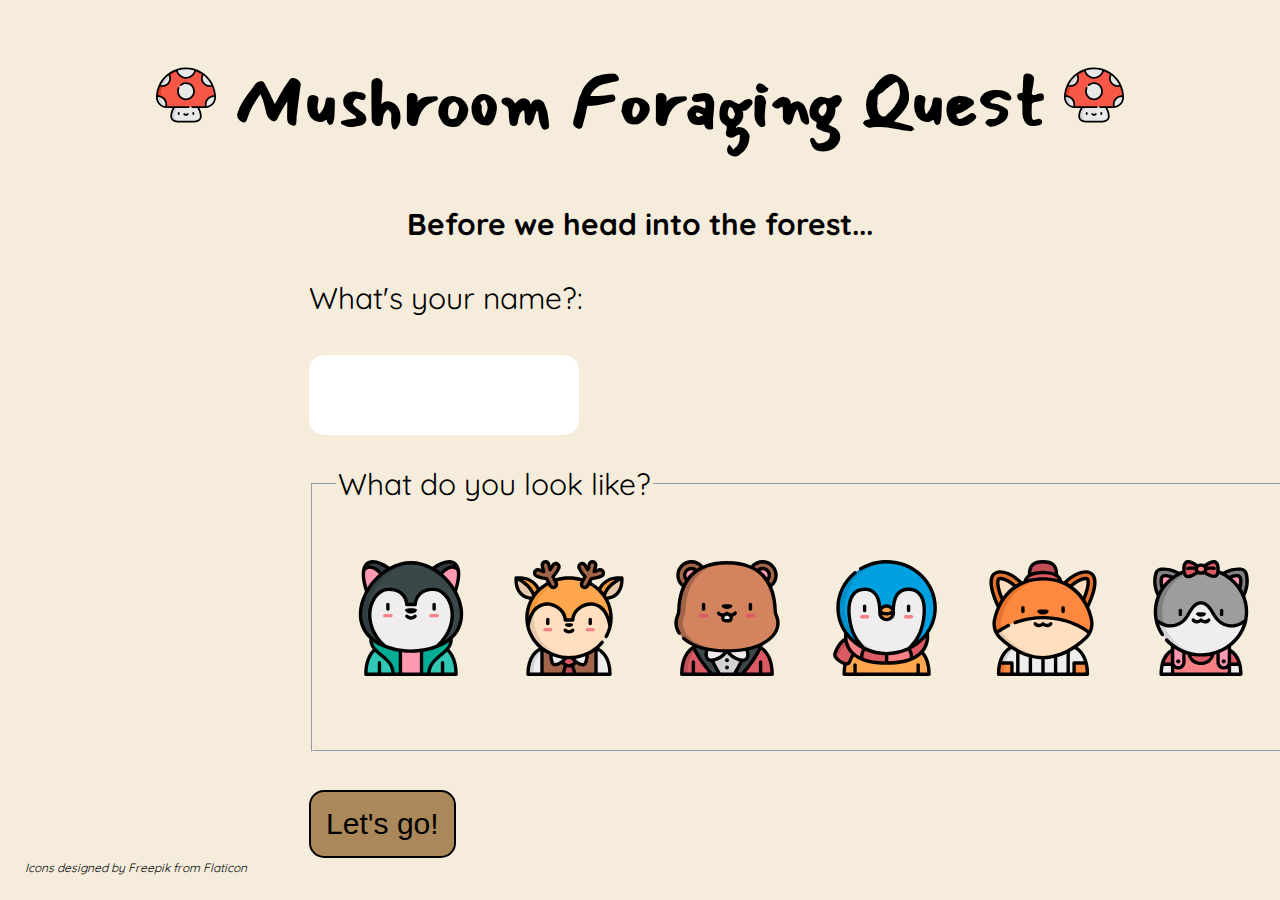
<file: index.html>
<!DOCTYPE html>
<html lang="en">

<head>
    <meta charset="UTF-8">
    <meta name="viewport" content="width=device-width, initial-scale=1.0">
    <meta http-equiv="X-UA-Compatible" content="ie=edge">
    <link rel="stylesheet" href="style.css">
    <title>Mushroom Quest - Home</title>
</head>

<body>
    <header>
        <h1><img src="assets/mushroom-icon.svg">&nbsp;Mushroom Foraging Quest&nbsp;<img src="assets/mushroom-icon.svg"></h1>
    </header>

    <main>
        <h2>
            
            Before we head into the forest...
        </h2>
        <form id="user-sign-up">
            <p class="text-prompt">
                <label for="name">What's your name?:</label>
                <br><br><input id="name" name="name" required>
            </p>
            <fieldset>
                <legend>What do you look like?</legend>
                <p id="avatars">
                    <label>
                        <input type="radio" name="avatar" required value="wolf">
                        <img class="radio-image" src="assets/avatars/wolf.svg">
                    </label>
                    <label>
                        <input type="radio" name="avatar" required value="deer">
                        <img class="radio-image" src="assets/avatars/deer.svg">
                    </label>
                    <label>
                        <input type="radio" name="avatar" required value="bear">
                        <img class="radio-image" src="assets/avatars/bear.svg">
                    </label>
                    <label>
                        <input type="radio" name="avatar" required value="penguin">
                        <img class="radio-image" src="assets/avatars/penguin.svg">
                    </label>
                    <label>
                        <input type="radio" name="avatar" required value="fox">
                        <img class="radio-image" src="assets/avatars/fox.svg">
                    </label>
                    <label>
                        <input type="radio" name="avatar" required value="cat">
                        <img class="radio-image" src="assets/avatars/cat.svg">
                    </label>
                </p>
            </fieldset>
            <br>
            <button>Let's go!</button>
        </form>
    </main>
    <footer>
            <cite>
                Icons designed by Freepik from Flaticon
            </cite>
        </footer>
    <script type="module" src="home/home.js"></script>
</body>

</html>
</file>
<file: style.css>
@import url('https://fonts.googleapis.com/css?family=Mansalva&display=swap');

@import url('https://fonts.googleapis.com/css?family=Itim&display=swap');

@import url('https://fonts.googleapis.com/css?family=Quicksand&display=swap');

@import url('https://fonts.googleapis.com/css?family=Amatic+SC&display=swap');

* {
    box-sizing: border-box;
}

body {
    margin: 3%;
    background-color: rgb(245, 236, 220);
}

h1 {
    font-family: 'Mansalva', cursive;
    font-size: 70px;
    text-align: center;
}

h2 {
    font-family: 'Quicksand', sans-serif;
    font-size: 30px;
    text-align: center;
}

#name {
    height: 80px;
    width: 270px;
    padding: 10px;
    font-family: 'Amatic SC', cursive;
    font-size: 50px;
    font-weight: bold;
    text-align: center;
    border-radius: 15px;
    border: none;
    background-color: white;
}

input:focus {
    outline:none !important;
}

#avatar {
    height: 100px;
    width: 100px;
}


label img {
    height: 150px;
    width: 150px;
    padding: 15px;
    border: 2px solid transparent;
    border-radius: 15%;
}

header img {
    height: 60px;
    width: 60px;
}

form {
    margin: 3% 22.5%;
    font-family: 'Quicksand', sans-serif;
    font-size: 30px;
}

fieldset {
    margin-top: 30px;
    width: 990px;
}

input:checked + .radio-image {
    border: 2px dashed  rgb(170, 136, 90);
    border-radius: 15%;
    
}

fieldset input {
    display: none;
}

button {
    font-size: 30px;
    border: none;
    padding: 15px;
    background-color: rgb(170, 136, 90);
    border: 2px solid black;
    border-radius: 15px;
}

button:hover {
    cursor: pointer;
    background-color: white;
    border: 2px solid black;
}

button:active {
    color: white;
    background-color: black;
}

footer {
    font-family: 'Quicksand', sans-serif;
    font-size: 12px;
    position: absolute;
    bottom: 0;
    left: 0;
    margin-bottom: 25px;
    margin-left: 25px;
}
</file>
